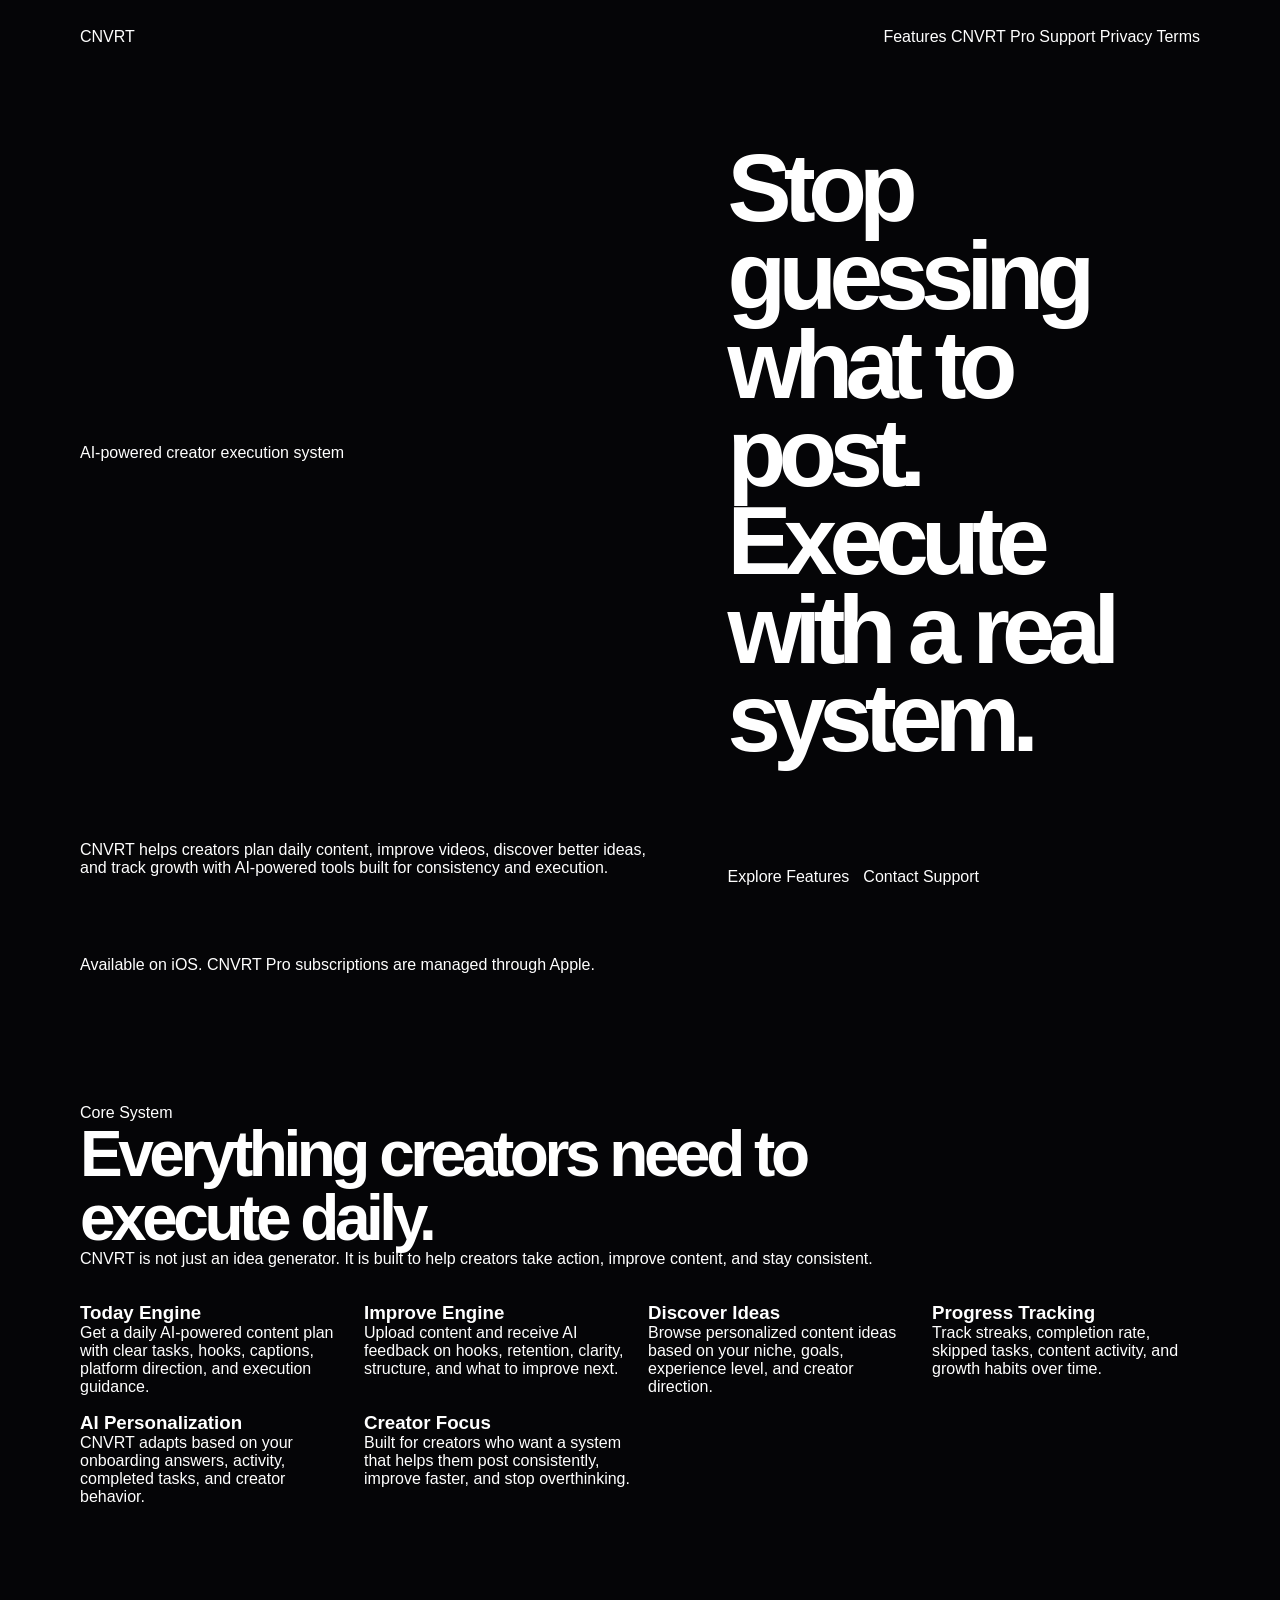
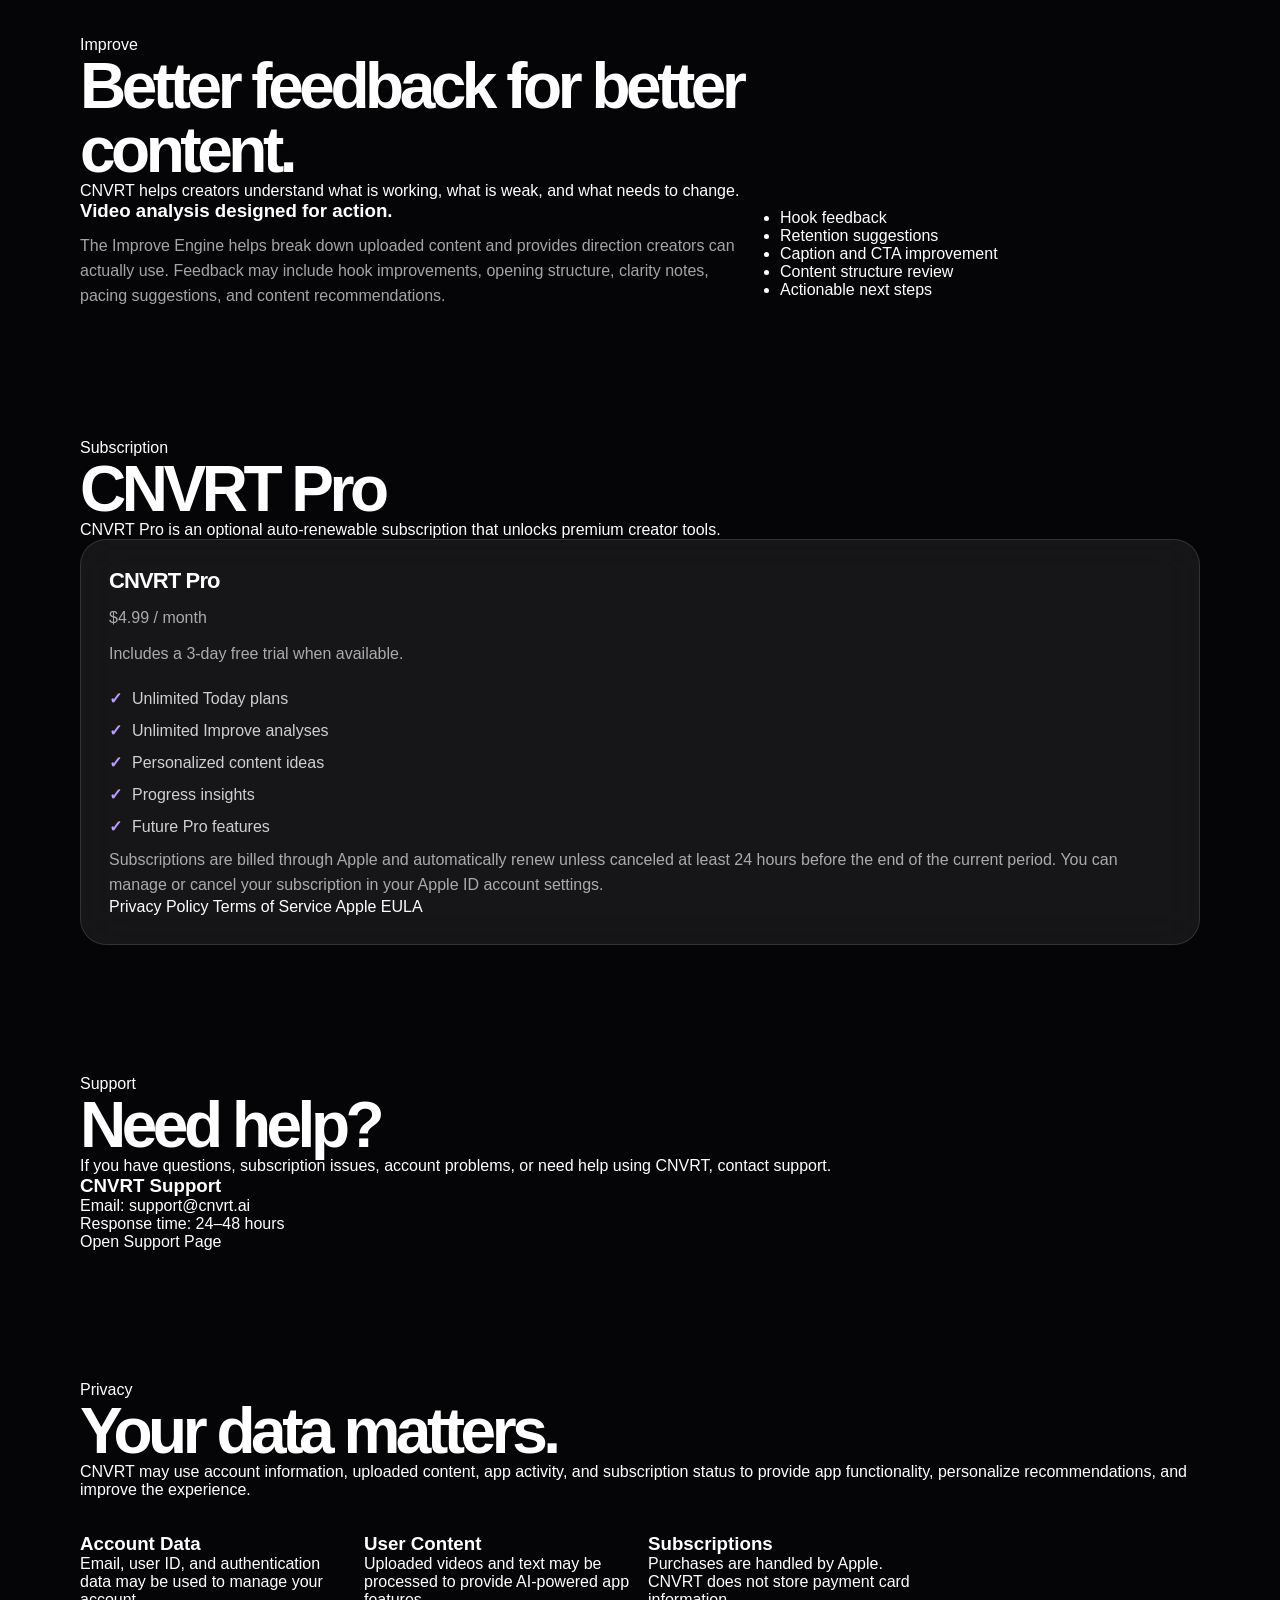
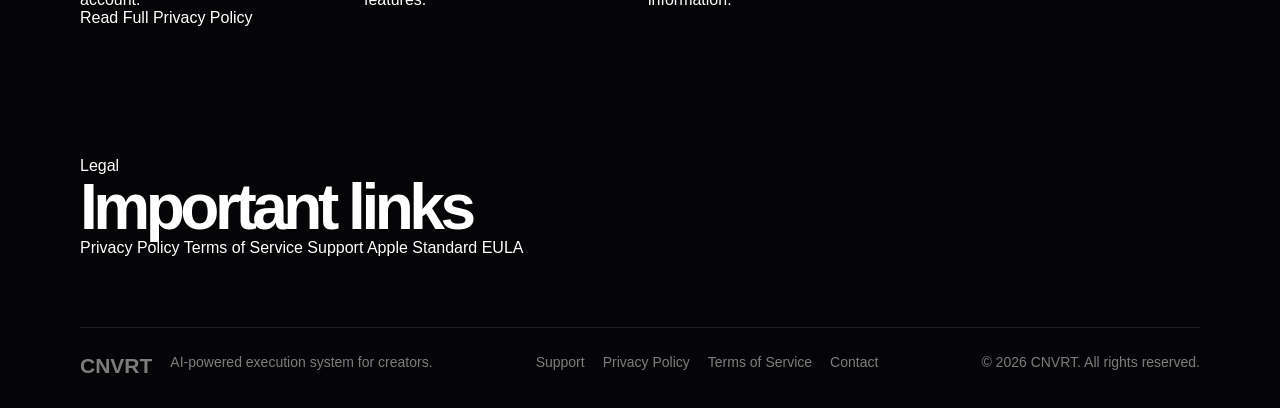
<file: index.html>
<!DOCTYPE html>
<html lang="en">
<head>
	<meta charset="UTF-8" />
	<meta name="viewport" content="width=device-width, initial-scale=1.0" />
	<meta name="description" content="CNVRT is an AI-powered execution system for creators. Plan content, improve videos, track progress, and build consistency." />
	<meta name="keywords" content="CNVRT, AI creator app, content planning, video improvement, creator tools, content execution" />
	<meta name="author" content="CNVRT" />

	<title>CNVRT — AI Execution System for Creators</title>

	<link rel="stylesheet" href="style.css" />
</head>

<body>

<header class="nav">
	<a href="index.html" class="logo">CNVRT</a>

	<nav class="nav-links">
		<a href="#features">Features</a>
		<a href="#pro">CNVRT Pro</a>
		<a href="support.html">Support</a>
		<a href="privacy.html">Privacy</a>
		<a href="terms.html">Terms</a>
	</nav>
</header>

<main>

<section class="hero">
	<div class="hero-badge">AI-powered creator execution system</div>

	<h1>
		Stop guessing what to post.
		<span>Execute with a real system.</span>
	</h1>

	<p>
		CNVRT helps creators plan daily content, improve videos, discover better ideas,
		and track growth with AI-powered tools built for consistency and execution.
	</p>

	<div class="hero-actions">
		<a class="primary-btn" href="#features">Explore Features</a>
		<a class="secondary-btn" href="support.html">Contact Support</a>
	</div>

	<p class="small-note">
		Available on iOS. CNVRT Pro subscriptions are managed through Apple.
	</p>
</section>

<section id="features" class="section">
	<div class="section-heading">
		<p class="eyebrow">Core System</p>
		<h2>Everything creators need to execute daily.</h2>
		<p>
			CNVRT is not just an idea generator. It is built to help creators take action,
			improve content, and stay consistent.
		</p>
	</div>

	<div class="grid">
		<div class="card">
			<h3>Today Engine</h3>
			<p>
				Get a daily AI-powered content plan with clear tasks, hooks, captions,
				platform direction, and execution guidance.
			</p>
		</div>

		<div class="card">
			<h3>Improve Engine</h3>
			<p>
				Upload content and receive AI feedback on hooks, retention, clarity,
				structure, and what to improve next.
			</p>
		</div>

		<div class="card">
			<h3>Discover Ideas</h3>
			<p>
				Browse personalized content ideas based on your niche, goals, experience level,
				and creator direction.
			</p>
		</div>

		<div class="card">
			<h3>Progress Tracking</h3>
			<p>
				Track streaks, completion rate, skipped tasks, content activity, and growth habits over time.
			</p>
		</div>

		<div class="card">
			<h3>AI Personalization</h3>
			<p>
				CNVRT adapts based on your onboarding answers, activity, completed tasks,
				and creator behavior.
			</p>
		</div>

		<div class="card">
			<h3>Creator Focus</h3>
			<p>
				Built for creators who want a system that helps them post consistently,
				improve faster, and stop overthinking.
			</p>
		</div>
	</div>
</section>

<section class="section dark-section">
	<div class="section-heading">
		<p class="eyebrow">Improve</p>
		<h2>Better feedback for better content.</h2>
		<p>
			CNVRT helps creators understand what is working, what is weak, and what needs to change.
		</p>
	</div>

	<div class="split">
		<div>
			<h3>Video analysis designed for action.</h3>
			<p>
				The Improve Engine helps break down uploaded content and provides direction creators can actually use.
				Feedback may include hook improvements, opening structure, clarity notes, pacing suggestions,
				and content recommendations.
			</p>
		</div>

		<div class="info-box">
			<ul>
				<li>Hook feedback</li>
				<li>Retention suggestions</li>
				<li>Caption and CTA improvement</li>
				<li>Content structure review</li>
				<li>Actionable next steps</li>
			</ul>
		</div>
	</div>
</section>

<section id="pro" class="section">
	<div class="section-heading">
		<p class="eyebrow">Subscription</p>
		<h2>CNVRT Pro</h2>
		<p>
			CNVRT Pro is an optional auto-renewable subscription that unlocks premium creator tools.
		</p>
	</div>

	<div class="pricing-card">
		<h3>CNVRT Pro</h3>
		<p class="price">$4.99 / month</p>
		<p class="muted">Includes a 3-day free trial when available.</p>

		<ul>
			<li>Unlimited Today plans</li>
			<li>Unlimited Improve analyses</li>
			<li>Personalized content ideas</li>
			<li>Progress insights</li>
			<li>Future Pro features</li>
		</ul>

		<p class="legal-text">
			Subscriptions are billed through Apple and automatically renew unless canceled at least
			24 hours before the end of the current period. You can manage or cancel your subscription
			in your Apple ID account settings.
		</p>

		<div class="legal-links">
			<a href="privacy.html">Privacy Policy</a>
			<a href="terms.html">Terms of Service</a>
			<a href="https://www.apple.com/legal/internet-services/itunes/dev/stdeula/">Apple EULA</a>
		</div>
	</div>
</section>

<section class="section">
	<div class="section-heading">
		<p class="eyebrow">Support</p>
		<h2>Need help?</h2>
		<p>
			If you have questions, subscription issues, account problems, or need help using CNVRT,
			contact support.
		</p>
	</div>

	<div class="support-card">
		<h3>CNVRT Support</h3>
		<p>Email: <a href="mailto:support@cnvrt.ai">support@cnvrt.ai</a></p>
		<p>Response time: 24–48 hours</p>
		<a class="primary-btn" href="support.html">Open Support Page</a>
	</div>
</section>

<section class="section dark-section">
	<div class="section-heading">
		<p class="eyebrow">Privacy</p>
		<h2>Your data matters.</h2>
		<p>
			CNVRT may use account information, uploaded content, app activity, and subscription status
			to provide app functionality, personalize recommendations, and improve the experience.
		</p>
	</div>

	<div class="grid">
		<div class="card">
			<h3>Account Data</h3>
			<p>Email, user ID, and authentication data may be used to manage your account.</p>
		</div>

		<div class="card">
			<h3>User Content</h3>
			<p>Uploaded videos and text may be processed to provide AI-powered app features.</p>
		</div>

		<div class="card">
			<h3>Subscriptions</h3>
			<p>Purchases are handled by Apple. CNVRT does not store payment card information.</p>
		</div>
	</div>

	<div class="center-link">
		<a href="privacy.html">Read Full Privacy Policy</a>
	</div>
</section>

<section class="section">
	<div class="section-heading">
		<p class="eyebrow">Legal</p>
		<h2>Important links</h2>
	</div>

	<div class="link-grid">
		<a href="privacy.html">Privacy Policy</a>
		<a href="terms.html">Terms of Service</a>
		<a href="support.html">Support</a>
		<a href="https://www.apple.com/legal/internet-services/itunes/dev/stdeula/">Apple Standard EULA</a>
	</div>
</section>

</main>

<footer class="footer">
	<div>
		<h2>CNVRT</h2>
		<p>AI-powered execution system for creators.</p>
	</div>

	<div class="footer-links">
		<a href="support.html">Support</a>
		<a href="privacy.html">Privacy Policy</a>
		<a href="terms.html">Terms of Service</a>
		<a href="mailto:support@cnvrt.ai">Contact</a>
	</div>

	<p class="copyright">© 2026 CNVRT. All rights reserved.</p>
</footer>

</body>
</html>
</file>
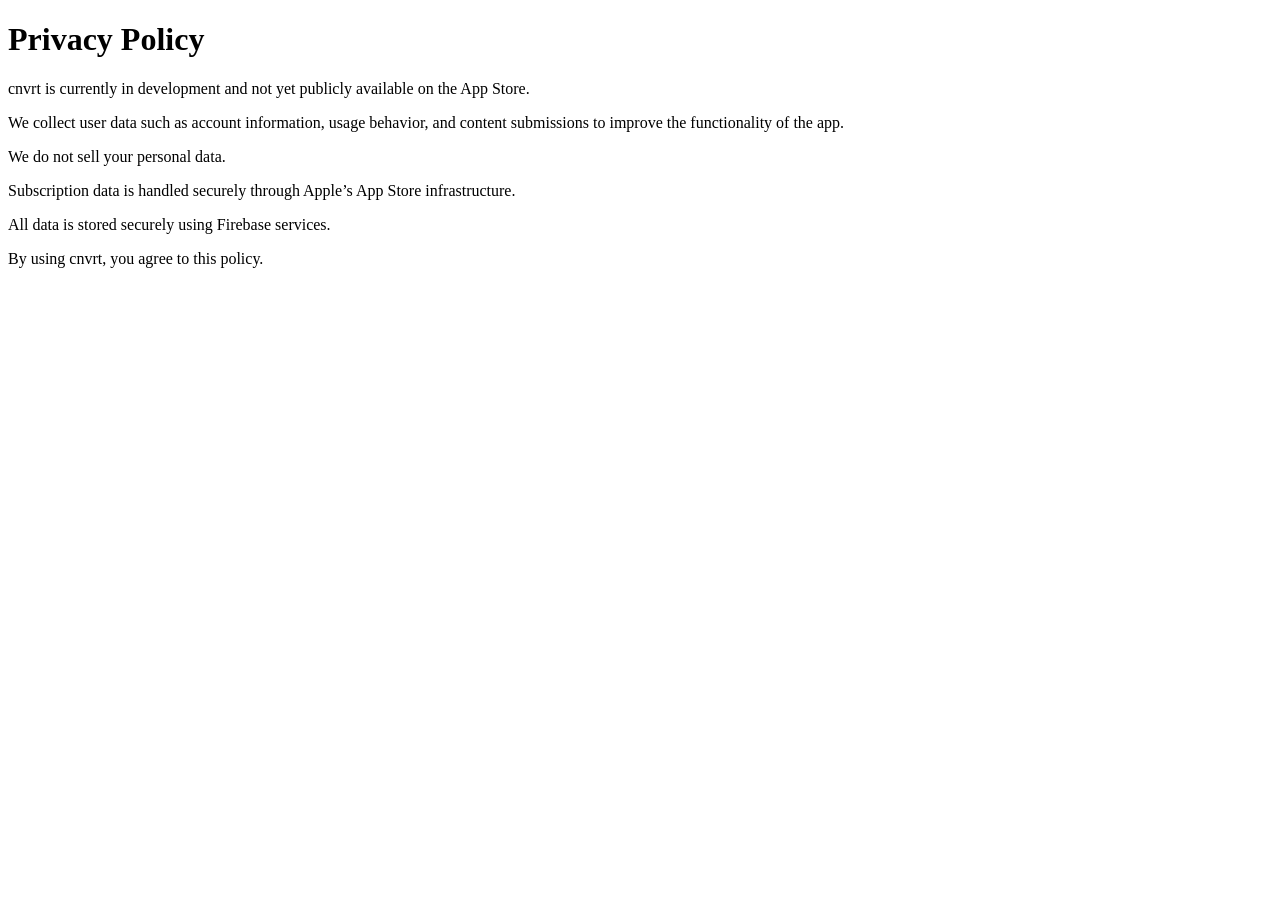
<file: Privacy.html>
<!DOCTYPE html>
<html>
<head>
	<title>Privacy Policy - cnvrt</title>
</head>
<body>
	<h1>Privacy Policy</h1>

	<p>cnvrt is currently in development and not yet publicly available on the App Store.</p>

	<p>We collect user data such as account information, usage behavior, and content submissions to improve the functionality of the app.</p>

	<p>We do not sell your personal data.</p>

	<p>Subscription data is handled securely through Apple’s App Store infrastructure.</p>

	<p>All data is stored securely using Firebase services.</p>

	<p>By using cnvrt, you agree to this policy.</p>
</body>
</html>
</file>
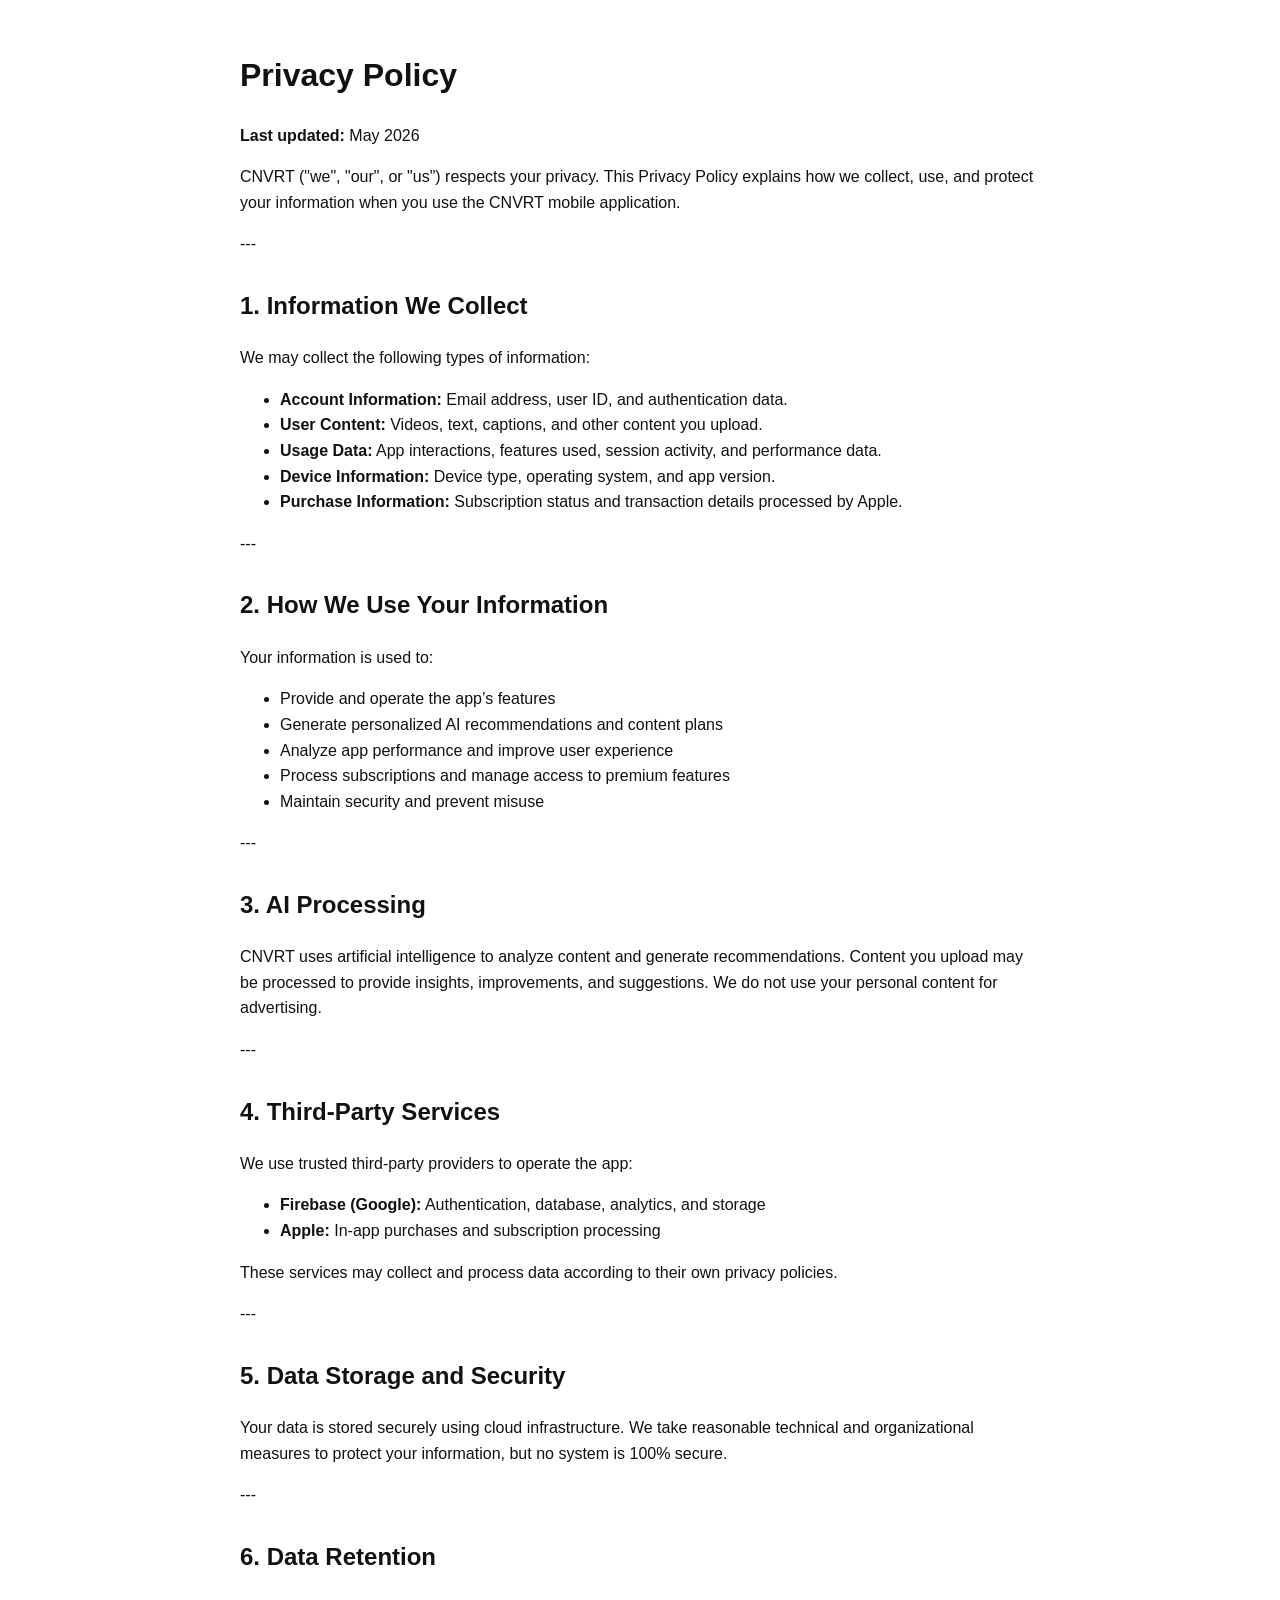
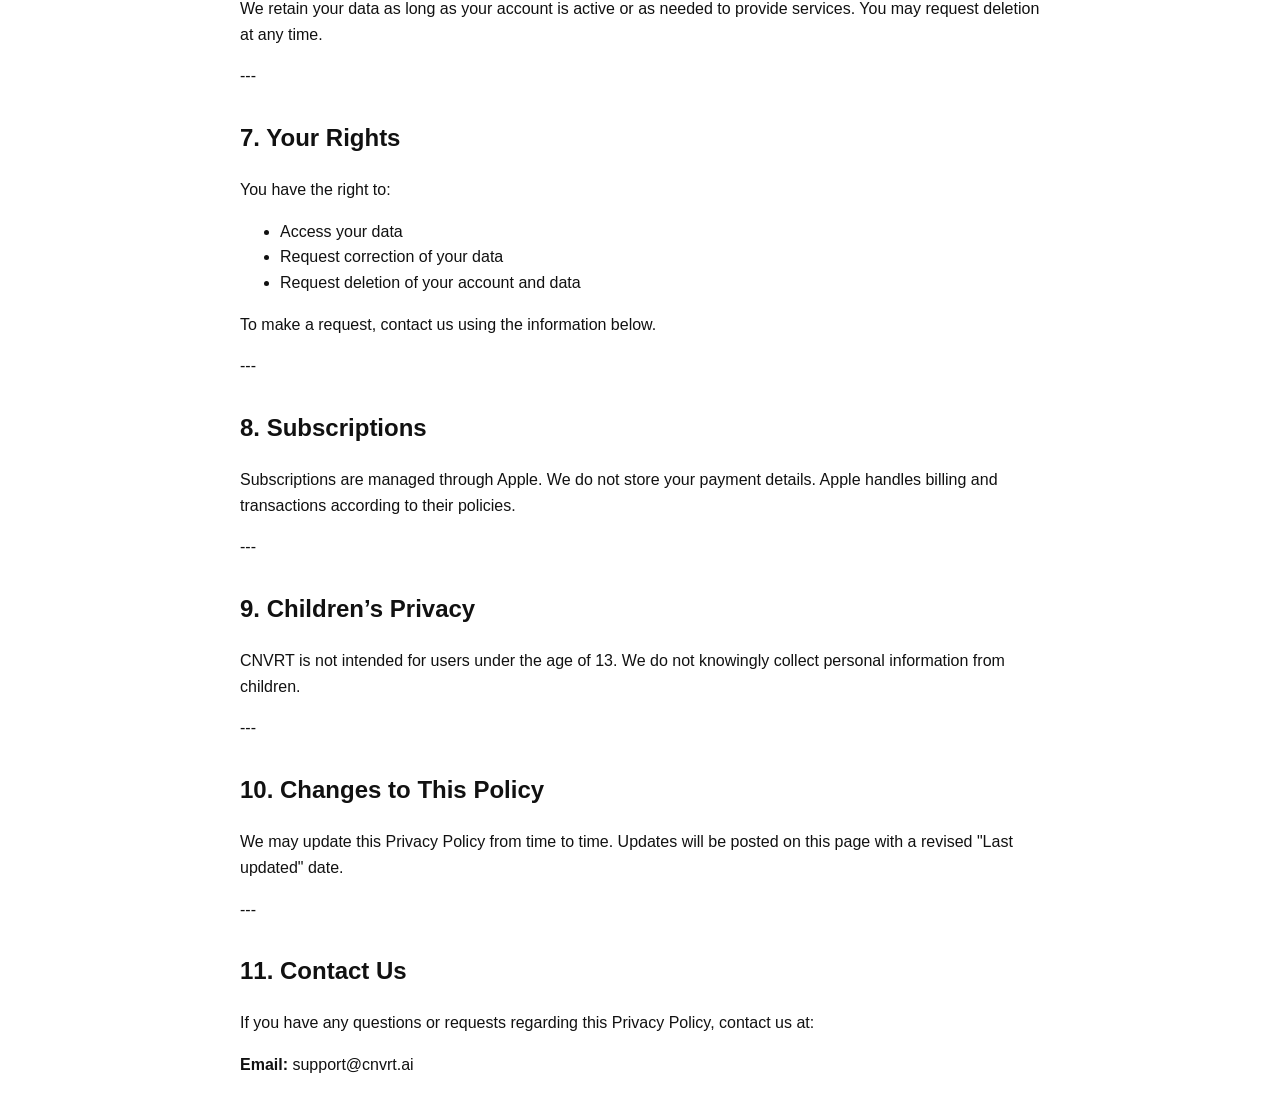
<file: privacy.html>
<!DOCTYPE html>
<html>
<head>
	<meta charset="UTF-8">
	<title>Privacy Policy - CNVRT</title>
	<style>
		body {
			font-family: -apple-system, BlinkMacSystemFont, "Segoe UI", Roboto, Helvetica, Arial, sans-serif;
			line-height: 1.6;
			padding: 20px;
			max-width: 800px;
			margin: auto;
			color: #111;
		}
		h1, h2 {
			margin-top: 30px;
		}
	</style>
</head>
<body>

<h1>Privacy Policy</h1>

<p><strong>Last updated:</strong> May 2026</p>

<p>CNVRT ("we", "our", or "us") respects your privacy. This Privacy Policy explains how we collect, use, and protect your information when you use the CNVRT mobile application.</p>

---

<h2>1. Information We Collect</h2>

<p>We may collect the following types of information:</p>

<ul>
	<li><strong>Account Information:</strong> Email address, user ID, and authentication data.</li>
	<li><strong>User Content:</strong> Videos, text, captions, and other content you upload.</li>
	<li><strong>Usage Data:</strong> App interactions, features used, session activity, and performance data.</li>
	<li><strong>Device Information:</strong> Device type, operating system, and app version.</li>
	<li><strong>Purchase Information:</strong> Subscription status and transaction details processed by Apple.</li>
</ul>

---

<h2>2. How We Use Your Information</h2>

<p>Your information is used to:</p>

<ul>
	<li>Provide and operate the app’s features</li>
	<li>Generate personalized AI recommendations and content plans</li>
	<li>Analyze app performance and improve user experience</li>
	<li>Process subscriptions and manage access to premium features</li>
	<li>Maintain security and prevent misuse</li>
</ul>

---

<h2>3. AI Processing</h2>

<p>CNVRT uses artificial intelligence to analyze content and generate recommendations. Content you upload may be processed to provide insights, improvements, and suggestions. We do not use your personal content for advertising.</p>

---

<h2>4. Third-Party Services</h2>

<p>We use trusted third-party providers to operate the app:</p>

<ul>
	<li><strong>Firebase (Google):</strong> Authentication, database, analytics, and storage</li>
	<li><strong>Apple:</strong> In-app purchases and subscription processing</li>
</ul>

<p>These services may collect and process data according to their own privacy policies.</p>

---

<h2>5. Data Storage and Security</h2>

<p>Your data is stored securely using cloud infrastructure. We take reasonable technical and organizational measures to protect your information, but no system is 100% secure.</p>

---

<h2>6. Data Retention</h2>

<p>We retain your data as long as your account is active or as needed to provide services. You may request deletion at any time.</p>

---

<h2>7. Your Rights</h2>

<p>You have the right to:</p>

<ul>
	<li>Access your data</li>
	<li>Request correction of your data</li>
	<li>Request deletion of your account and data</li>
</ul>

<p>To make a request, contact us using the information below.</p>

---

<h2>8. Subscriptions</h2>

<p>Subscriptions are managed through Apple. We do not store your payment details. Apple handles billing and transactions according to their policies.</p>

---

<h2>9. Children’s Privacy</h2>

<p>CNVRT is not intended for users under the age of 13. We do not knowingly collect personal information from children.</p>

---

<h2>10. Changes to This Policy</h2>

<p>We may update this Privacy Policy from time to time. Updates will be posted on this page with a revised "Last updated" date.</p>

---

<h2>11. Contact Us</h2>

<p>If you have any questions or requests regarding this Privacy Policy, contact us at:</p>

<p><strong>Email:</strong> support@cnvrt.ai</p>

</body>
</html>
</file>
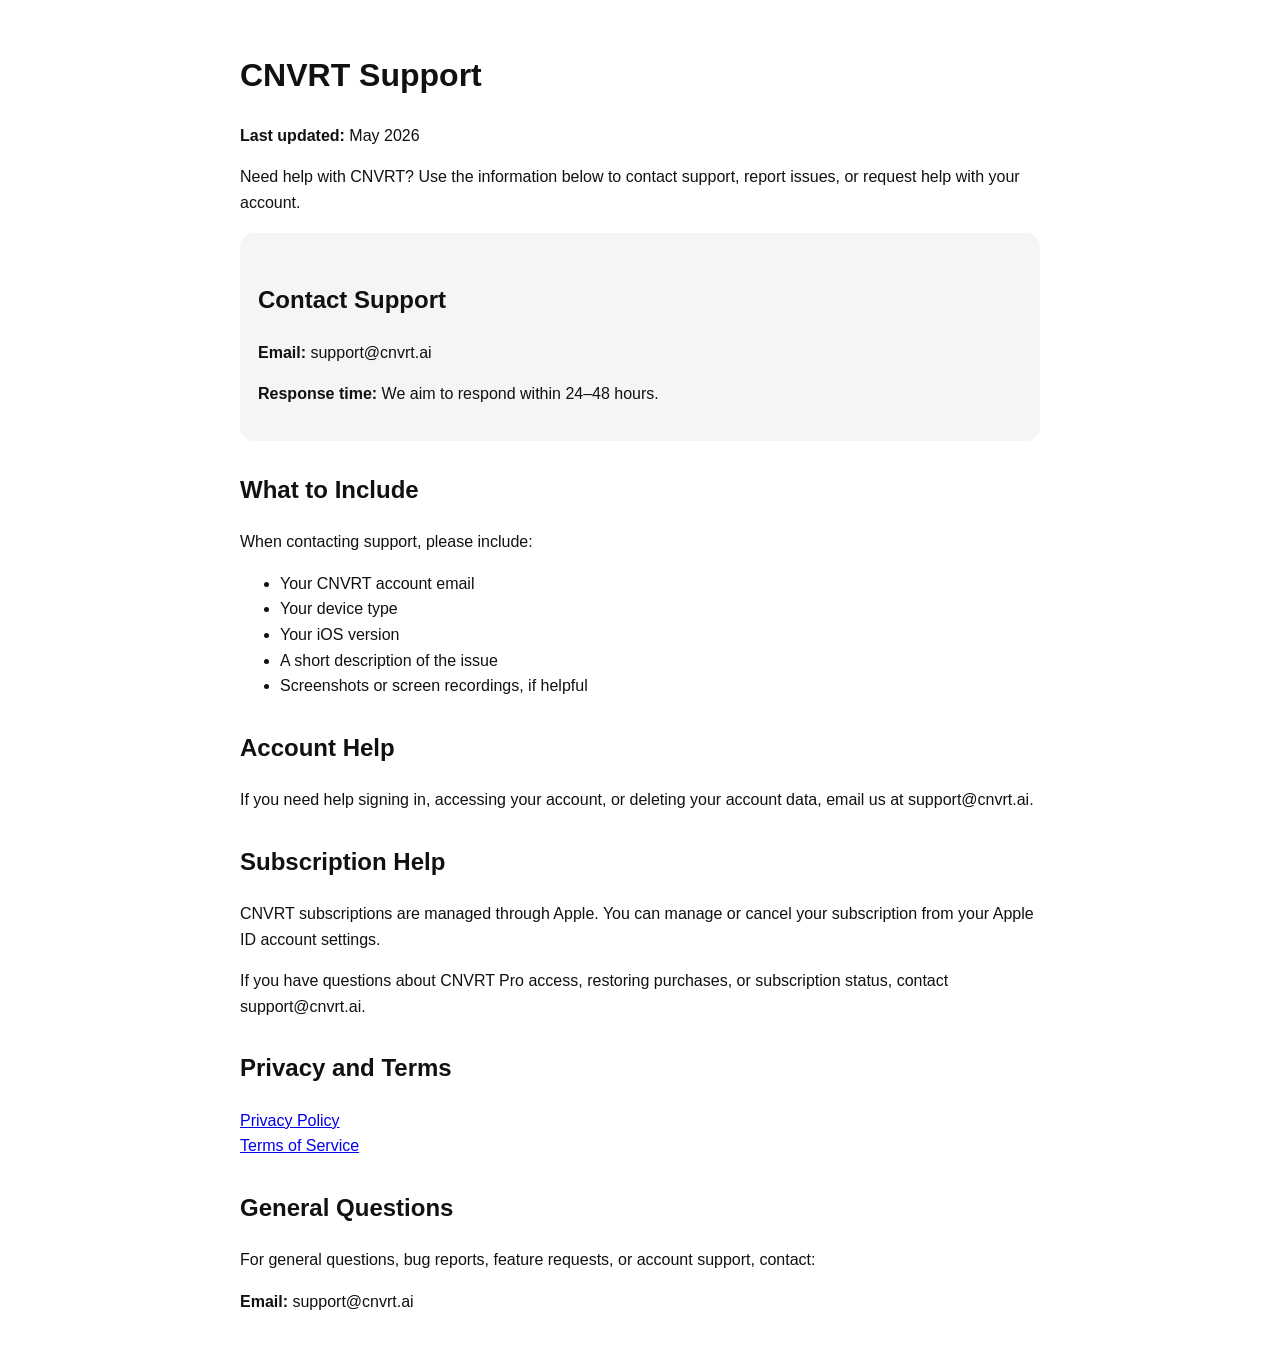
<file: support.html>
<!DOCTYPE html>
<html>
<head>
	<meta charset="UTF-8">
	<title>Support - CNVRT</title>
	<style>
		body {
			font-family: -apple-system, BlinkMacSystemFont, "Segoe UI", Roboto, Helvetica, Arial, sans-serif;
			line-height: 1.6;
			padding: 20px;
			max-width: 800px;
			margin: auto;
			color: #111;
		}
		h1, h2 {
			margin-top: 30px;
		}
		.card {
			background: #f5f5f7;
			border-radius: 14px;
			padding: 18px;
			margin-top: 18px;
		}
	</style>
</head>
<body>

<h1>CNVRT Support</h1>

<p><strong>Last updated:</strong> May 2026</p>

<p>Need help with CNVRT? Use the information below to contact support, report issues, or request help with your account.</p>

<div class="card">
	<h2>Contact Support</h2>
	<p><strong>Email:</strong> support@cnvrt.ai</p>
	<p><strong>Response time:</strong> We aim to respond within 24–48 hours.</p>
</div>

<h2>What to Include</h2>

<p>When contacting support, please include:</p>

<ul>
	<li>Your CNVRT account email</li>
	<li>Your device type</li>
	<li>Your iOS version</li>
	<li>A short description of the issue</li>
	<li>Screenshots or screen recordings, if helpful</li>
</ul>

<h2>Account Help</h2>

<p>If you need help signing in, accessing your account, or deleting your account data, email us at support@cnvrt.ai.</p>

<h2>Subscription Help</h2>

<p>CNVRT subscriptions are managed through Apple. You can manage or cancel your subscription from your Apple ID account settings.</p>

<p>If you have questions about CNVRT Pro access, restoring purchases, or subscription status, contact support@cnvrt.ai.</p>

<h2>Privacy and Terms</h2>

<p>
	<a href="https://hello184.github.io/cnvrt/privacy.html">Privacy Policy</a><br>
	<a href="https://hello184.github.io/cnvrt/terms.html">Terms of Service</a>
</p>

<h2>General Questions</h2>

<p>For general questions, bug reports, feature requests, or account support, contact:</p>

<p><strong>Email:</strong> support@cnvrt.ai</p>

</body>
</html>
</file>
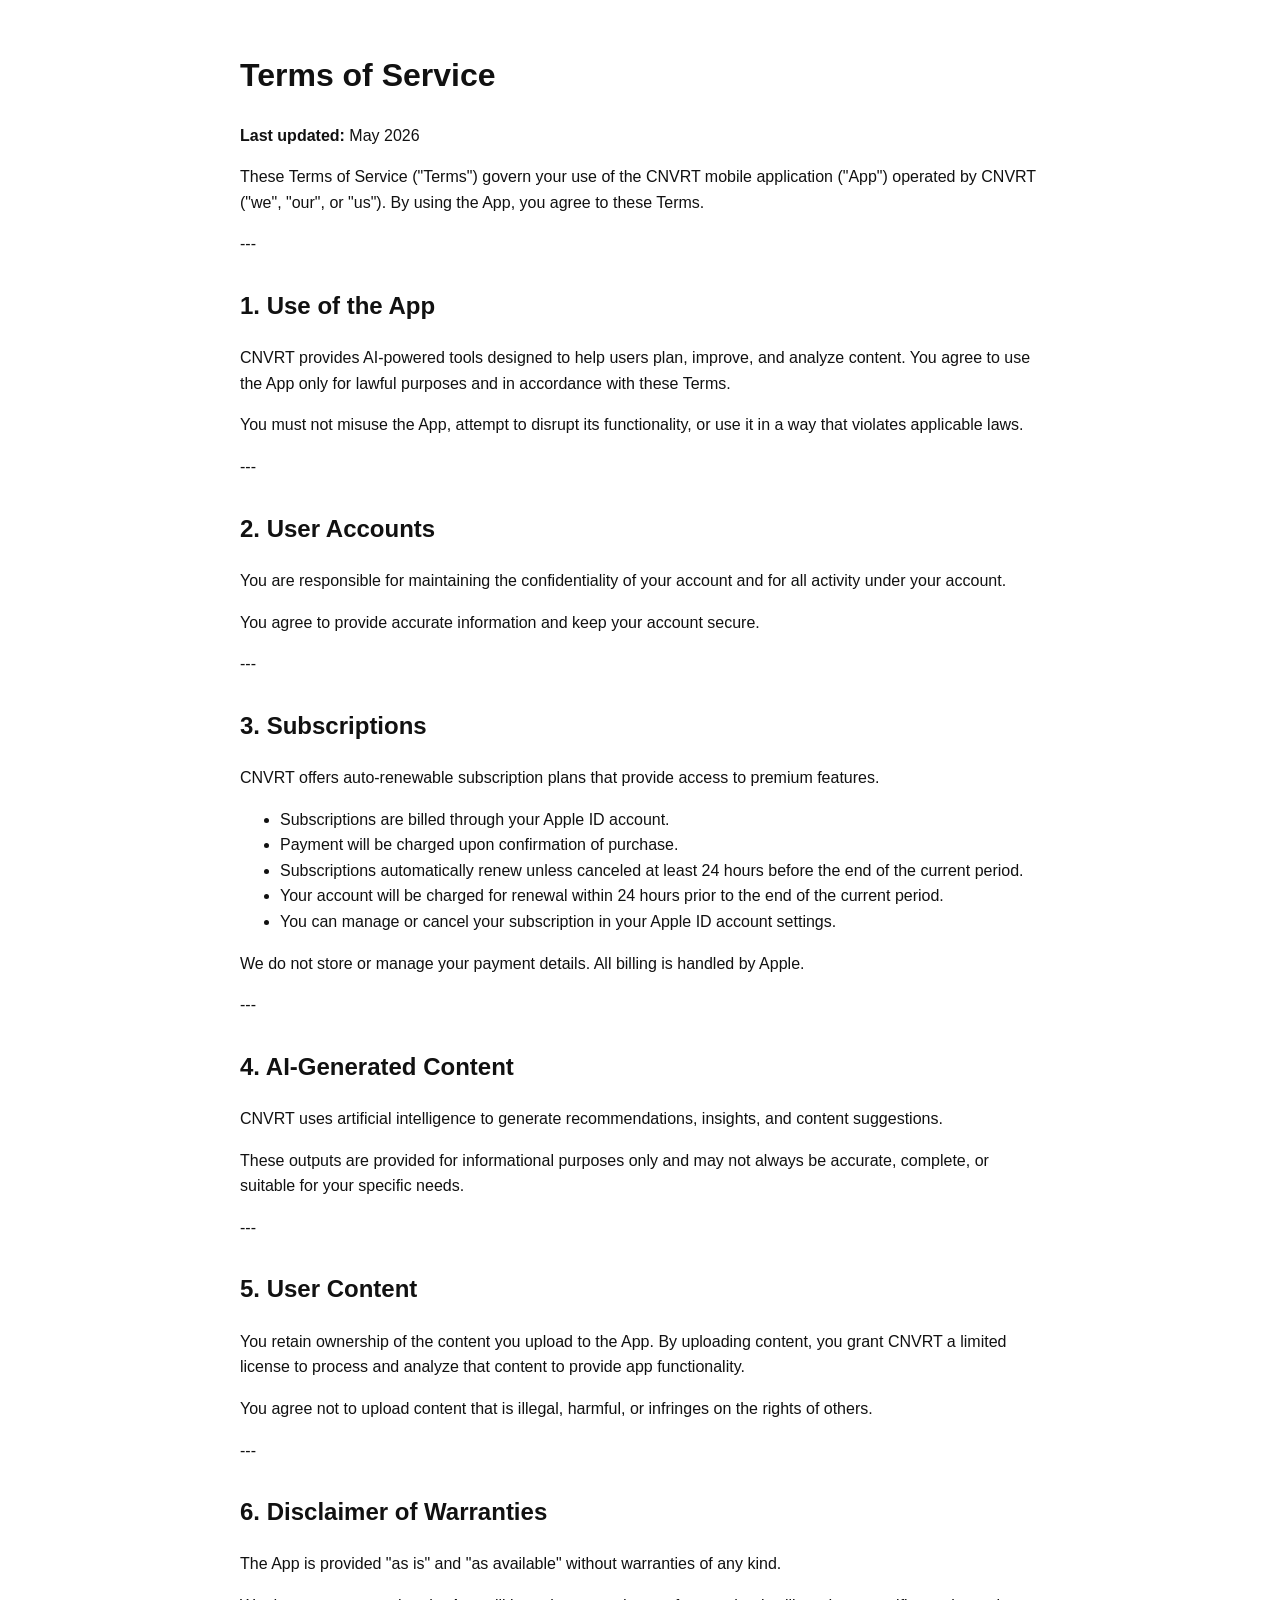
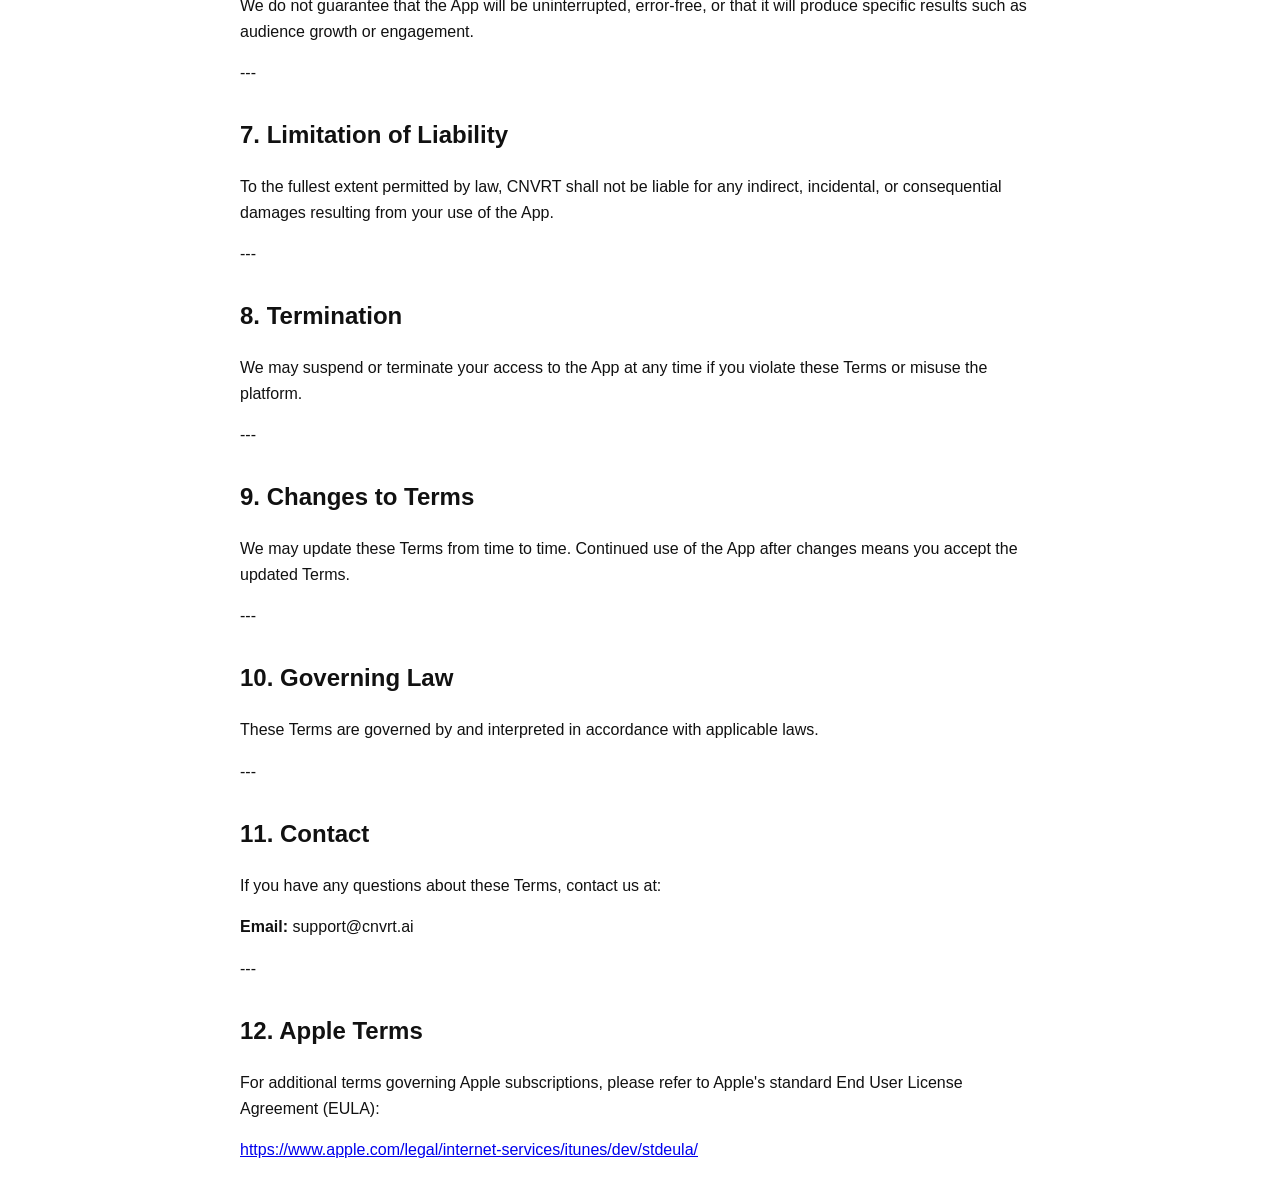
<file: terms.html>
<!DOCTYPE html>
<html>
<head>
	<meta charset="UTF-8">
	<title>Terms of Service - CNVRT</title>
	<style>
		body {
			font-family: -apple-system, BlinkMacSystemFont, "Segoe UI", Roboto, Helvetica, Arial, sans-serif;
			line-height: 1.6;
			padding: 20px;
			max-width: 800px;
			margin: auto;
			color: #111;
		}
		h1, h2 {
			margin-top: 30px;
		}
	</style>
</head>
<body>

<h1>Terms of Service</h1>

<p><strong>Last updated:</strong> May 2026</p>

<p>These Terms of Service ("Terms") govern your use of the CNVRT mobile application ("App") operated by CNVRT ("we", "our", or "us"). By using the App, you agree to these Terms.</p>

---

<h2>1. Use of the App</h2>

<p>CNVRT provides AI-powered tools designed to help users plan, improve, and analyze content. You agree to use the App only for lawful purposes and in accordance with these Terms.</p>

<p>You must not misuse the App, attempt to disrupt its functionality, or use it in a way that violates applicable laws.</p>

---

<h2>2. User Accounts</h2>

<p>You are responsible for maintaining the confidentiality of your account and for all activity under your account.</p>

<p>You agree to provide accurate information and keep your account secure.</p>

---

<h2>3. Subscriptions</h2>

<p>CNVRT offers auto-renewable subscription plans that provide access to premium features.</p>

<ul>
	<li>Subscriptions are billed through your Apple ID account.</li>
	<li>Payment will be charged upon confirmation of purchase.</li>
	<li>Subscriptions automatically renew unless canceled at least 24 hours before the end of the current period.</li>
	<li>Your account will be charged for renewal within 24 hours prior to the end of the current period.</li>
	<li>You can manage or cancel your subscription in your Apple ID account settings.</li>
</ul>

<p>We do not store or manage your payment details. All billing is handled by Apple.</p>

---

<h2>4. AI-Generated Content</h2>

<p>CNVRT uses artificial intelligence to generate recommendations, insights, and content suggestions.</p>

<p>These outputs are provided for informational purposes only and may not always be accurate, complete, or suitable for your specific needs.</p>

---

<h2>5. User Content</h2>

<p>You retain ownership of the content you upload to the App. By uploading content, you grant CNVRT a limited license to process and analyze that content to provide app functionality.</p>

<p>You agree not to upload content that is illegal, harmful, or infringes on the rights of others.</p>

---

<h2>6. Disclaimer of Warranties</h2>

<p>The App is provided "as is" and "as available" without warranties of any kind.</p>

<p>We do not guarantee that the App will be uninterrupted, error-free, or that it will produce specific results such as audience growth or engagement.</p>

---

<h2>7. Limitation of Liability</h2>

<p>To the fullest extent permitted by law, CNVRT shall not be liable for any indirect, incidental, or consequential damages resulting from your use of the App.</p>

---

<h2>8. Termination</h2>

<p>We may suspend or terminate your access to the App at any time if you violate these Terms or misuse the platform.</p>

---

<h2>9. Changes to Terms</h2>

<p>We may update these Terms from time to time. Continued use of the App after changes means you accept the updated Terms.</p>

---

<h2>10. Governing Law</h2>

<p>These Terms are governed by and interpreted in accordance with applicable laws.</p>

---

<h2>11. Contact</h2>

<p>If you have any questions about these Terms, contact us at:</p>

<p><strong>Email:</strong> support@cnvrt.ai</p>

---

<h2>12. Apple Terms</h2>

<p>For additional terms governing Apple subscriptions, please refer to Apple's standard End User License Agreement (EULA):</p>

<p><a href="https://www.apple.com/legal/internet-services/itunes/dev/stdeula/">https://www.apple.com/legal/internet-services/itunes/dev/stdeula/</a></p>

</body>
</html>
</file>
<file: style.css>
* {
	box-sizing: border-box;
	margin: 0;
	padding: 0;
}

html {
	scroll-behavior: smooth;
}

body {
	min-height: 100vh;
	font-family: -apple-system, BlinkMacSystemFont, "Inter", "Segoe UI", sans-serif;
	background: #050507;
	color: white;
	overflow-x: hidden;
}

a {
	color: inherit;
	text-decoration: none;
}

.background-glow {
	position: fixed;
	inset: -200px;
	background:
		radial-gradient(circle at 20% 20%, rgba(126, 87, 255, 0.35), transparent 30%),
		radial-gradient(circle at 80% 10%, rgba(104, 55, 255, 0.22), transparent 28%),
		radial-gradient(circle at 50% 90%, rgba(255, 255, 255, 0.08), transparent 32%);
	filter: blur(20px);
	z-index: -1;
}

.nav {
	width: min(1120px, calc(100% - 32px));
	margin: 0 auto;
	padding: 28px 0;
	display: flex;
	align-items: center;
	justify-content: space-between;
}

.brand {
	display: flex;
	align-items: center;
	gap: 12px;
	font-weight: 900;
	font-size: 24px;
	letter-spacing: -0.04em;
}

.logo-mark {
	width: 42px;
	height: 42px;
	border-radius: 14px;
	background: linear-gradient(145deg, #ffffff, #8d68ff);
	color: #050507;
	display: grid;
	place-items: center;
	font-size: 26px;
	font-weight: 1000;
	box-shadow: 0 16px 50px rgba(126, 87, 255, 0.32);
}

.nav-button,
.secondary-button {
	border: 1px solid rgba(255, 255, 255, 0.14);
	background: rgba(255, 255, 255, 0.06);
	backdrop-filter: blur(18px);
	border-radius: 999px;
	padding: 12px 18px;
	font-weight: 700;
	color: rgba(255, 255, 255, 0.86);
}

.hero {
	width: min(1120px, calc(100% - 32px));
	margin: 70px auto 0;
	display: grid;
	grid-template-columns: 1.1fr 0.9fr;
	align-items: center;
	gap: 70px;
}

.badge {
	display: inline-flex;
	width: fit-content;
	padding: 9px 14px;
	border-radius: 999px;
	background: rgba(126, 87, 255, 0.14);
	border: 1px solid rgba(126, 87, 255, 0.35);
	color: #c7b7ff;
	font-size: 13px;
	font-weight: 800;
	text-transform: uppercase;
	letter-spacing: 0.08em;
	margin-bottom: 22px;
}

h1 {
	font-size: clamp(52px, 8vw, 96px);
	line-height: 0.92;
	letter-spacing: -0.08em;
	max-width: 720px;
}

.hero-text {
	margin-top: 28px;
	max-width: 620px;
	font-size: 21px;
	line-height: 1.55;
	color: rgba(255, 255, 255, 0.68);
}

.hero-actions {
	margin-top: 36px;
	display: flex;
	flex-wrap: wrap;
	gap: 14px;
}

.primary-button {
	display: inline-flex;
	justify-content: center;
	align-items: center;
	border-radius: 999px;
	padding: 15px 22px;
	background: linear-gradient(135deg, #ffffff, #a98cff 50%, #6f43ff);
	color: #050507;
	font-weight: 900;
	box-shadow: 0 18px 60px rgba(126, 87, 255, 0.35);
}

.phone-card {
	width: min(390px, 100%);
	margin-left: auto;
	padding: 18px;
	border-radius: 42px;
	background:
		linear-gradient(180deg, rgba(255, 255, 255, 0.16), rgba(255, 255, 255, 0.05)),
		#08080c;
	border: 1px solid rgba(255, 255, 255, 0.14);
	box-shadow: 0 30px 120px rgba(0, 0, 0, 0.55);
}

.phone-top {
	width: 92px;
	height: 6px;
	border-radius: 999px;
	background: rgba(255, 255, 255, 0.25);
	margin: 8px auto 28px;
}

.task-card,
.task-row,
.feature-card,
.pricing-card {
	background: rgba(255, 255, 255, 0.07);
	border: 1px solid rgba(255, 255, 255, 0.12);
	backdrop-filter: blur(22px);
	border-radius: 26px;
}

.task-card {
	padding: 24px;
	margin-bottom: 14px;
}

.task-card.active {
	background: linear-gradient(145deg, rgba(126, 87, 255, 0.35), rgba(255, 255, 255, 0.08));
}

.task-card span,
.task-row span {
	color: rgba(255, 255, 255, 0.58);
	font-size: 13px;
	font-weight: 700;
}

.task-card h3 {
	margin-top: 10px;
	font-size: 23px;
	letter-spacing: -0.04em;
}

.task-card p {
	margin-top: 10px;
	color: rgba(255, 255, 255, 0.68);
	line-height: 1.45;
}

.task-row {
	display: flex;
	align-items: center;
	justify-content: space-between;
	padding: 18px;
	margin-top: 12px;
}

.task-row.locked {
	opacity: 0.72;
}

.section {
	width: min(1120px, calc(100% - 32px));
	margin: 130px auto 0;
}

.section h2,
.cta h2 {
	font-size: clamp(36px, 5vw, 64px);
	line-height: 1;
	letter-spacing: -0.07em;
	max-width: 820px;
}

.grid {
	margin-top: 34px;
	display: grid;
	grid-template-columns: repeat(4, 1fr);
	gap: 16px;
}

.feature-card {
	padding: 24px;
	min-height: 210px;
}

.feature-card h3,
.pricing-card h3 {
	font-size: 22px;
	letter-spacing: -0.04em;
}

.feature-card p,
.split p,
.pricing-card p,
.cta p {
	margin-top: 12px;
	color: rgba(255, 255, 255, 0.64);
	line-height: 1.55;
}

.split {
	display: grid;
	grid-template-columns: 1fr 420px;
	gap: 42px;
	align-items: center;
}

.pricing-card {
	padding: 28px;
}

.pricing-card ul {
	margin-top: 22px;
	list-style: none;
	display: grid;
	gap: 13px;
}

.pricing-card li {
	color: rgba(255, 255, 255, 0.8);
}

.pricing-card li::before {
	content: "✓";
	color: #b79cff;
	font-weight: 900;
	margin-right: 10px;
}

.cta {
	width: min(920px, calc(100% - 32px));
	margin: 140px auto 0;
	text-align: center;
	padding: 80px 24px;
	border-radius: 42px;
	background: linear-gradient(145deg, rgba(126, 87, 255, 0.25), rgba(255, 255, 255, 0.05));
	border: 1px solid rgba(255, 255, 255, 0.13);
}

.cta p {
	margin: 18px auto 28px;
	max-width: 560px;
	font-size: 18px;
}

footer {
	width: min(1120px, calc(100% - 32px));
	margin: 70px auto 30px;
	padding-top: 26px;
	border-top: 1px solid rgba(255, 255, 255, 0.1);
	display: flex;
	justify-content: space-between;
	gap: 20px;
	color: rgba(255, 255, 255, 0.48);
	font-size: 14px;
}

footer div {
	display: flex;
	gap: 18px;
}

@media (max-width: 900px) {
	.hero,
	.split {
		grid-template-columns: 1fr;
	}

	.phone-card {
		margin: 20px auto 0;
	}

	.grid {
		grid-template-columns: 1fr 1fr;
	}
}

@media (max-width: 600px) {
	.nav {
		padding: 20px 0;
	}

	.nav-button {
		display: none;
	}

	.hero {
		margin-top: 40px;
		gap: 34px;
	}

	.hero-actions {
		flex-direction: column;
	}

	.primary-button,
	.secondary-button {
		width: 100%;
		text-align: center;
	}

	.grid {
		grid-template-columns: 1fr;
	}

	footer {
		flex-direction: column;
	}

	.section {
		margin-top: 90px;
	}
}
</file>
